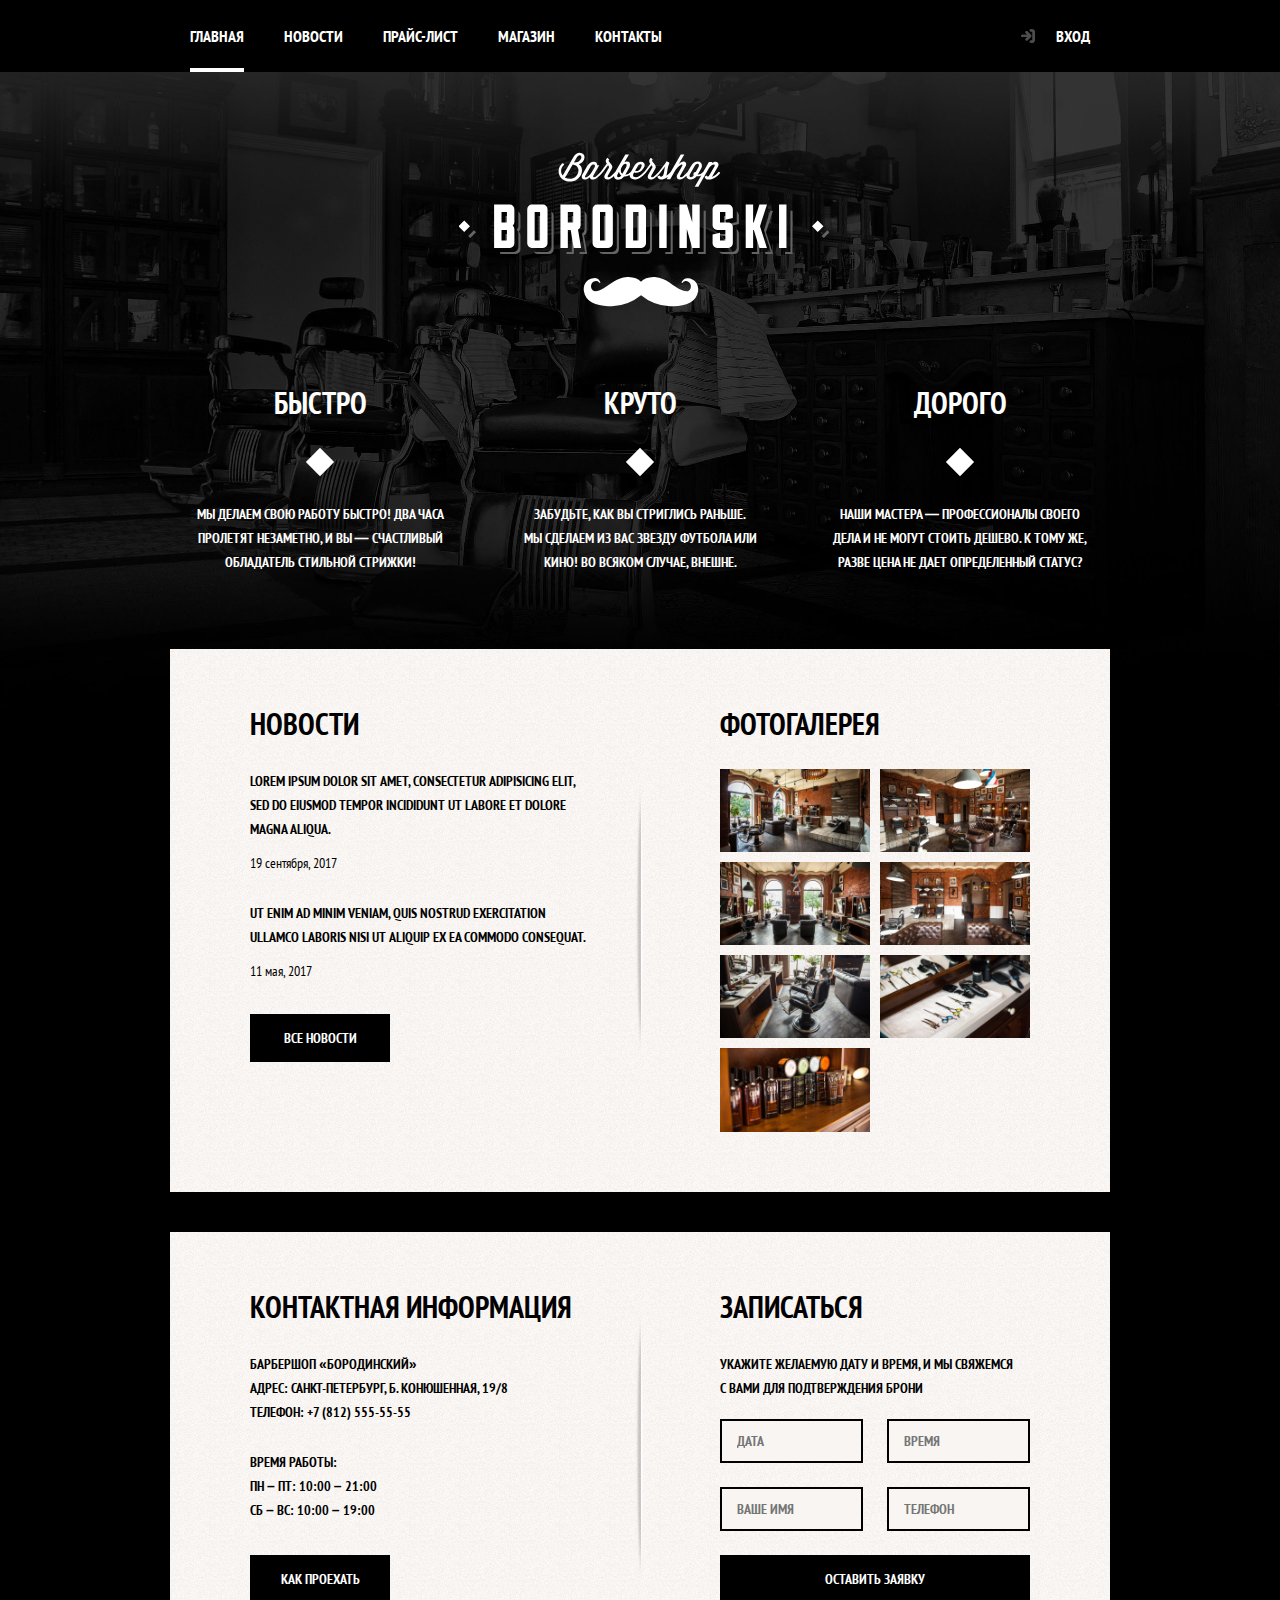
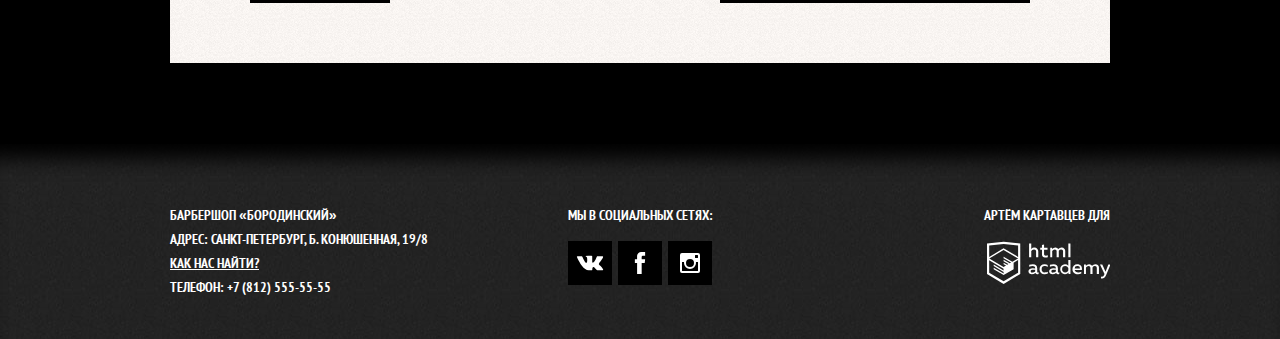
<file: index.html>
<!DOCTYPE html>
<html lang="ru">

<head>
  <meta charset="utf-8">
  <title>Главная &mdash; Барбершоп Бородинский</title>
  <link rel="stylesheet" href="css/style.css">
</head>

<body>

  <header class="page-header">
    <nav class="nav-bar  container">
      <ul class="main-nav">
        <li class="main-nav-item">
          <a class="current-page-link  main-nav-link">Главная</a>
        </li>
        <li class="main-nav-item">
          <a class="main-nav-link" href="news.html">Новости</a>
        </li>
        <li class="main-nav-item">
          <a class="main-nav-link" href="price.html">Прайс-лист</a>
        </li>
        <li class="main-nav-item">
          <a class="main-nav-link" href="shop.html">Магазин</a>
        </li>
        <li class="main-nav-item">
          <a class="main-nav-link" href="contacts.html">Контакты</a>
        </li>
      </ul>

      <ul class="user-menu">
        <li class="user-menu-item">
          <a class="login-btn  user-menu-link" href="login.html">Вход</a>
        </li>
      </ul>
    </nav>
  </header>

  <main class="index-main  page-main">
    <div class="container">

      <h1 class="visually-hidden">Барбершоп &laquo;Бородинский&raquo;</h1>
      <img class="index-logo" src="img/index-logo.svg" width="371" height="155" alt="Барбершоп Бородинский">

      <section class="index-features">
        <h2 class="visually-hidden">Наши преимущества</h2>
        <ul class="features-list">
          <li class="features-item">
            <h3 class="feautures-item-title">Быстро</h3>
            <p class="feautures-item-text">Мы&nbsp;делаем свою работу быстро! Два часа пролетят незаметно, и&nbsp;Вы&nbsp;&mdash; счастливый обладатель стильной стрижки!</p>
          </li>
          <li class="features-item">
            <h3 class="feautures-item-title">Круто</h3>
            <p class="feautures-item-text">Забудьте, как&nbsp;Вы стриглись раньше. Мы&nbsp;сделаем из&nbsp;Вас звезду футбола или кино! Во&nbsp;всяком случае, внешне.</p>
          </li>
          <li class="features-item">
            <h3 class="feautures-item-title">Дорого</h3>
            <p class="feautures-item-text">Наши мастера&nbsp;&mdash; профессионалы своего дела и&nbsp;не&nbsp;могут стоить дешево. К&nbsp;тому&nbsp;же, разве цена не&nbsp;дает определенный статус?</p>
          </li>
        </ul>
      </section>

      <div class="index-content-wrapper">

        <section class="index-news">
          <h2 class="main-title">Новости</h2>

          <ul class="index-news-list">
            <li class="index-news-item">
              <p class="index-news-text">Lorem ipsum dolor sit amet, consectetur adipisicing elit, sed do eiusmod tempor incididunt ut labore et dolore magna aliqua.</p>
              <time class="index-news-date" datetime="2017-09-19">19 сентября, 2017</time>
            </li>
            <li class="index-news-item">
              <p class="index-news-text">Ut enim ad minim veniam, quis nostrud exercitation ullamco laboris nisi ut aliquip ex ea commodo consequat.</p>
              <time class="index-news-date" datetime="2017-05-11">11 мая, 2017</time>
            </li>
          </ul>

          <a class="btn" href="news.html" title="Перейти на страницу новостей">Все новости</a>
        </section>

        <section class="index-gallery">
          <h2 class="main-title">Фотогалерея</h2>
          <div class="index-gallery-content">
            <a href="img/gallery-item-1.jpg" title="Открыть в полном размере" target="_blank">
              <img class="gallery-photo" src="img/gallery-item-1.jpg" width="286" height="164" alt="Фото интерьера 1">
            </a>
            <a href="img/gallery-item-2.jpg" title="Открыть в полном размере" target="_blank">
              <img class="gallery-photo" src="img/gallery-item-2.jpg" width="286" height="164" alt="Фото интерьера 2">
            </a>
            <a href="img/gallery-item-3.jpg" title="Открыть в полном размере" target="_blank">
              <img class="gallery-photo" src="img/gallery-item-3.jpg" width="286" height="164" alt="Фото интерьера 3">
            </a>
            <a href="img/gallery-item-4.jpg" title="Открыть в полном размере" target="_blank">
              <img class="gallery-photo" src="img/gallery-item-4.jpg" width="286" height="164" alt="Фото интерьера 4">
            </a>
            <a href="img/gallery-item-5.jpg" title="Открыть в полном размере" target="_blank">
              <img class="gallery-photo" src="img/gallery-item-5.jpg" width="286" height="164" alt="Фото интерьера 5">
            </a>
            <a href="img/gallery-item-6.jpg" title="Открыть в полном размере" target="_blank">
              <img class="gallery-photo" src="img/gallery-item-6.jpg" width="286" height="164" alt="Фото интерьера 6">
            </a>
            <a href="img/gallery-item-7.jpg" title="Открыть в полном размере" target="_blank">
              <img class="gallery-photo" src="img/gallery-item-7.jpg" width="286" height="164" alt="Фото интерьера 7">
            </a>
          </div>
        </section>

      </div>
      <div class="index-content-wrapper">

        <section class="index-contacts">
          <h2 class="main-title">Контактная информация</h2>
          <p class="index-contacts-item">
            Барбершоп &laquo;Бородинский&raquo;<br>
            Адрес: Санкт-Петербург, Б.&nbsp;Конюшенная, 19/8<br>
            Телефон: <a href="tel:+78125555555">+7 (812) 555-55-55</a>
          </p>
          <p class="index-contacts-item">
            Время работы:<br>
            Пн&nbsp;&ndash; Пт: 10:00&nbsp;&ndash; 21:00<br>
            Сб&nbsp;&ndash; Вс: 10:00&nbsp;&ndash; 19:00<br>
          </p>
          <a class="map-btn  btn" href="contacts.html#map" title="Открыть карту">Как проехать</a>
        </section>

        <section class="index-appointment">
          <h2 class="main-title">Записаться</h2>
          <p class="index-appointment-text">Укажите желаемую дату и&nbsp;время, и&nbsp;мы&nbsp;свяжемся с&nbsp;Вами для подтверждения брони</p>

          <form class="appointment-form" action="https://echo.htmlacademy.ru" method="post">
            <div class="form-field-group">
              <input id="appointment-date" class="appointment-form-field  form-field" type="text" name="appointment-date" placeholder="Дата">
              <label for="appointment-date" class="form-field-label  visually-hidden">Дата</label>
            </div>
            <div class="form-field-group">
              <input id="appointment-time" class="appointment-form-field  form-field" type="text" name="appointment-time" placeholder="Время">
              <label for="appointment-time" class="form-field-label  visually-hidden">Время</label>
            </div>
            <div class="form-field-group">
              <input id="appointment-name" class="appointment-form-field  form-field" type="text" name="appointment-name" placeholder="Ваше имя">
              <label for="appointment-name" class="form-field-label  visually-hidden">Ваше имя</label>
            </div>
            <div class="form-field-group">
              <input id="appointment-phone" class="appointment-form-field  form-field" type="tel" name="appointment-phone" placeholder="Телефон">
              <label for="appointment-phone" class="form-field-label  visually-hidden">Телефон</label>
            </div>
            <button class="appointment-form-btn  btn" type="submit">Оставить заявку</button>
          </form>
        </section>

      </div>

    </div>
  </main>

  <footer class="page-footer">
    <div class="footer-container  container">
      <p class="footer-contacts  footer-item">
        Барбершоп &laquo;Бородинский&raquo;<br>
        Адрес: Санкт-Петербург, Б.&nbsp;Конюшенная, 19/8<br>
        <a class="map-link" href="contacts.html#map" title="Открыть карту">Как нас найти?</a><br>
        Телефон: <a href="tel:+78125555555">+7 (812) 555-55-55</a>
      </p>

      <p class="footer-social  footer-item">
        <span class="footer-social-text">Мы в социальных сетях:</span>
        <a class="footer-social-btn" href="https://vk.com" target="_blank">
          <span class="visually-hidden">Вконтакте</span>
          <svg width="27" height="15" viewBox="0 0 26.14 14.91"><path d="M26 13.47l-.09-.17a13.55 13.55 0 0 0-2.6-3q-.87-.83-1.1-1.12A1 1 0 0 1 22 8a10.27 10.27 0 0 1 1.22-1.78l.88-1.16q2.35-3.13 2-4L26 .94a.8.8 0 0 0-.4-.22 2.14 2.14 0 0 0-.87 0h-3.92a.51.51 0 0 0-.27 0h-.3a.6.6 0 0 0-.15.14.93.93 0 0 0-.14.24 22.22 22.22 0 0 1-1.46 3.06q-.5.84-.93 1.46a7 7 0 0 1-.71.91 4.94 4.94 0 0 1-.52.47q-.23.18-.35.15l-.23-.05a.9.9 0 0 1-.31-.33 1.49 1.49 0 0 1-.16-.53V1.6a3.14 3.14 0 0 0 0-.62 2.12 2.12 0 0 0-.14-.44.73.73 0 0 0-.28-.33 1.57 1.57 0 0 0-.46-.18A9 9 0 0 0 12.57 0a8.93 8.93 0 0 0-3.25.33 1.83 1.83 0 0 0-.52.41q-.25.3-.07.33a1.67 1.67 0 0 1 1.16.59l.08.16a2.6 2.6 0 0 1 .19.63 6.32 6.32 0 0 1 .12 1 10.59 10.59 0 0 1 0 1.7q-.07.71-.13 1.1a2.21 2.21 0 0 1-.18.64 2.69 2.69 0 0 1-.16.3l-.07.07a1 1 0 0 1-.37.07.86.86 0 0 1-.46-.19 3.27 3.27 0 0 1-.56-.52 7 7 0 0 1-.66-.93q-.37-.6-.76-1.42l-.22-.39q-.2-.38-.56-1.11t-.62-1.43A.9.9 0 0 0 5.2.9h-.07a.93.93 0 0 0-.22-.16A1.44 1.44 0 0 0 4.6.65L.87.68A1 1 0 0 0 .1.94L0 1a.44.44 0 0 0 0 .22 1.08 1.08 0 0 0 .08.37Q.9 3.53 1.86 5.31t1.66 2.87Q4.23 9.27 5 10.24t1 1.24l.37.41.34.33a8.06 8.06 0 0 0 1 .78 16.34 16.34 0 0 0 1.4.9 7.6 7.6 0 0 0 1.79.72 6.19 6.19 0 0 0 2 .22h1.57a1.08 1.08 0 0 0 .72-.3l.05-.07a.9.9 0 0 0 .1-.25 1.38 1.38 0 0 0 0-.37 4.48 4.48 0 0 1 .09-1.05 2.77 2.77 0 0 1 .23-.71 1.74 1.74 0 0 1 .29-.4 1.19 1.19 0 0 1 .23-.2h.11a.86.86 0 0 1 .77.21 4.52 4.52 0 0 1 .83.79q.39.47.93 1.05a6.41 6.41 0 0 0 1 .87l.27.16a3.31 3.31 0 0 0 .71.3 1.53 1.53 0 0 0 .76.07l3.48-.05a1.58 1.58 0 0 0 .8-.17.68.68 0 0 0 .34-.37 1.06 1.06 0 0 0 0-.46 1.71 1.71 0 0 0-.1-.36z"/></svg>
        </a>
        <a class="footer-social-btn" href="https://facebook.com" target="_blank">
          <span class="visually-hidden">Фейсбук</span>
          <svg width="19" height="22" viewBox="0 0 10.15 21.74"><path d="M3.34 1.12A4.77 4.77 0 0 1 6.53 0h3.61v3.81H7.81a1.07 1.07 0 0 0-1.09.83v2.55h3.42c-.08 1.23-.24 2.45-.41 3.67h-3v10.87H2.21V10.86H0V7.21h2.19V3.66a3.83 3.83 0 0 1 1.15-2.54z"/></svg>
        </a>
        <a class="footer-social-btn" href="https://www.instagram.com" target="_blank">
          <span class="visually-hidden">Инстаграм</span>
          <svg width="20" height="20" viewBox="0 0 20 20"><path d="M18 0H2a2 2 0 0 0-2 2v16a2 2 0 0 0 2 2h16a2 2 0 0 0 2-2V2a2 2 0 0 0-2-2zm-8 6a4 4 0 1 1-4 4 4 4 0 0 1 4-4zM2.5 18a.47.47 0 0 1-.5-.5V9h2.1a3.4 3.4 0 0 0-.1 1 6 6 0 1 0 12 0 3.4 3.4 0 0 0-.1-1H18v8.5a.47.47 0 0 1-.5.5zM18 4.5a.47.47 0 0 1-.5.5h-2a.47.47 0 0 1-.5-.5v-2a.47.47 0 0 1 .5-.5h2a.47.47 0 0 1 .5.5z"/></svg>
        </a>
      </p>

      <p class="footer-copyright  footer-item">
        <span class="footer-copyright-text">
          <a href="https://github.com/arkartavtsev" title="Открыть GitHub" target="_blank">Артём Картавцев</a> для
        </span>
        <a href="https://htmlacademy.ru" title="Перейти на сайт HTML Academy" target="_blank">
          <span class="visually-hidden">HTML Academy</span>
          <img class="footer-copyright-logo" width="123" height="44" src="img/academy-logo.svg" alt="HTML Academy logo">
        </a>
      </p>
    </div>
  </footer>

</body>

</html>
</file>
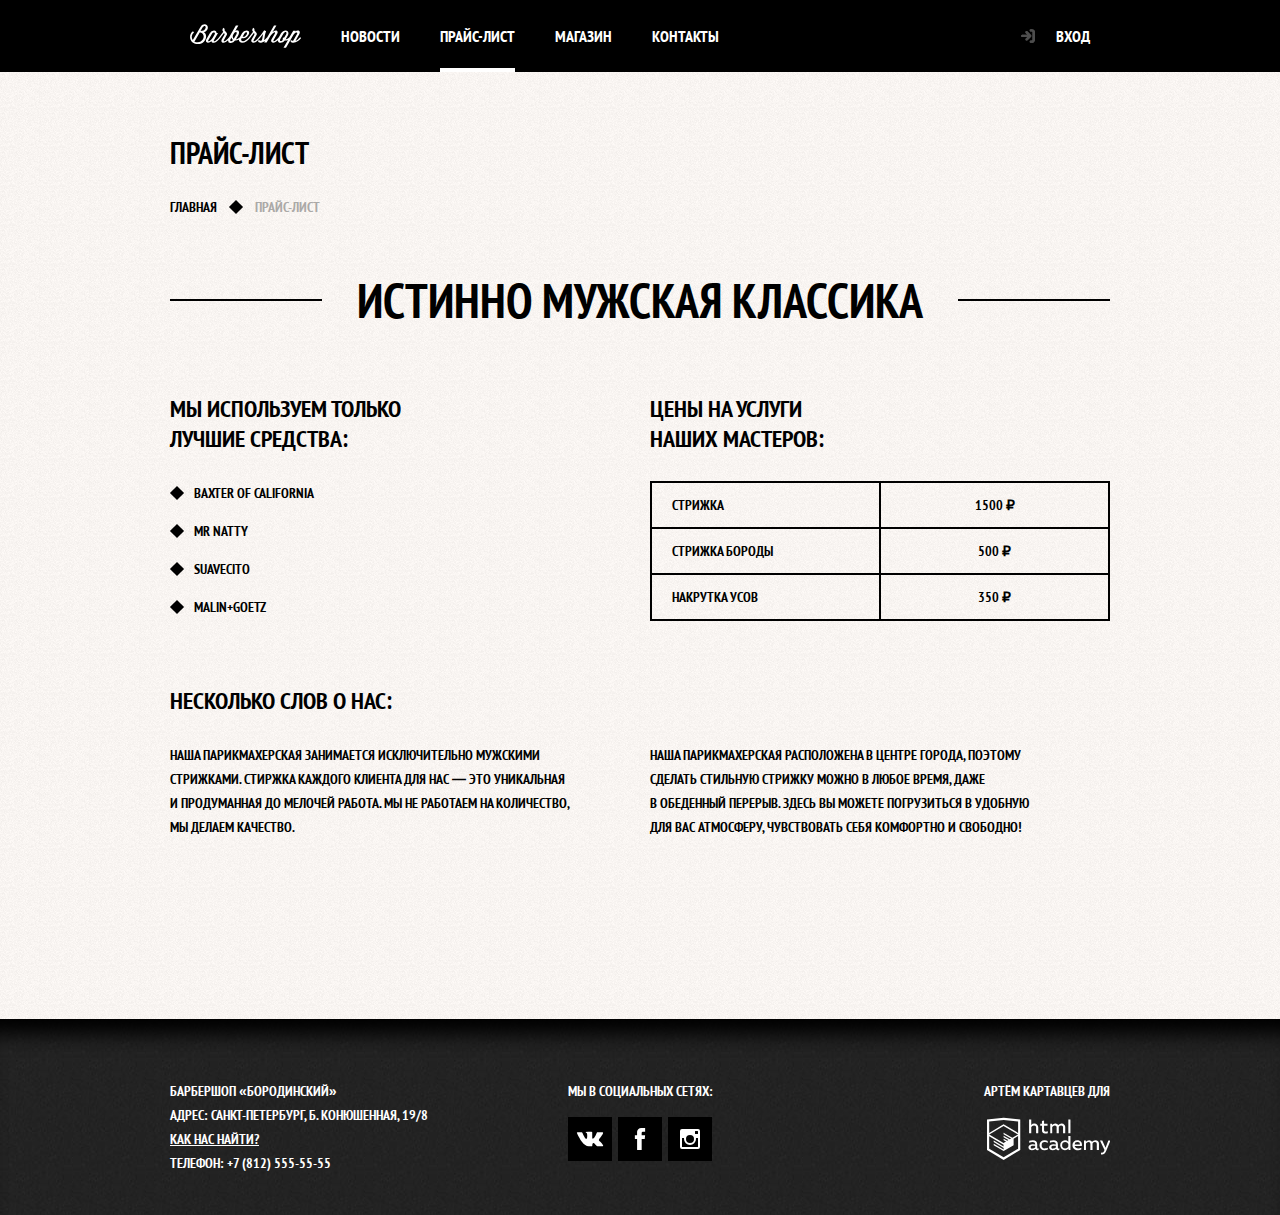
<file: price.html>
<!DOCTYPE html>
<html lang="ru">

<head>
  <meta charset="utf-8">
  <title>Прайс-лист &mdash; Барбершоп Бородинский</title>
  <link rel="stylesheet" href="css/style.css">
</head>

<body>

  <header class="page-header">
    <nav class="nav-bar  container">
      <a class="logo-link" href="index.html" title="Вернуться на главную">
        <img class="inner-logo" src="img/inner-logo.svg" width="111" height="24" alt="Барбершоп Бородинский">
      </a>

      <ul class="main-nav">
        <li class="main-nav-item">
          <a class="main-nav-link" href="news.html">Новости</a>
        </li>
        <li class="main-nav-item">
          <a class="current-page-link  main-nav-link">Прайс-лист</a>
        </li>
        <li class="main-nav-item">
          <a class="main-nav-link" href="shop.html">Магазин</a>
        </li>
        <li class="main-nav-item">
          <a class="main-nav-link" href="contacts.html">Контакты</a>
        </li>
      </ul>

      <ul class="user-menu">
        <li class="user-menu-item">
          <a class="login-btn  user-menu-link" href="login.html">Вход</a>
        </li>
      </ul>
    </nav>
  </header>

  <main class="inner-main  page-main">
    <div class="container">

      <h1 class="main-title">Прайс-лист</h1>
      <nav class="breadcrumps">
        <a class="breadcrumps-link" href="index.html">Главная</a>
        <span class="breadcrumps-separator"></span>
        <a class="breadcrumps-link-current">Прайс-лист</a>
      </nav>

      <div class="big-slogan-wrapper">
        <p class="big-slogan">Истинно мужская классика</p>
      </div>

      <div class="price-content  inner-content">
        <section class="price-tools  price-content-item">
          <h2>
            Мы&nbsp;используем только<br>
            лучшие средства:
          </h2>
          <ul>
            <li>Baxter Of&nbsp;California</li>
            <li>Mr&nbsp;Natty</li>
            <li>Suavecito</li>
            <li>Malin+Goetz</li>
          </ul>
        </section>

        <section class="price-service-list  price-content-item">
          <h2>
            Цены на&nbsp;услуги<br>
            наших мастеров:
          </h2>
          <table>
            <tr>
              <td>Стрижка</td>
              <td>1500 &#8381;</td>
            </tr>
            <tr>
              <td>Стрижка бороды</td>
              <td>500 &#8381;</td>
            </tr>
            <tr>
              <td>Накрутка усов</td>
              <td>350 &#8381;</td>
            </tr>
          </table>
        </section>

        <section class="price-ubout-us  price-content-item">
          <h2>Несколько слов о&nbsp;нас:</h2>
          <p>Наша парикмахерская занимается исключительно мужскими стрижками. Стиржка каждого клиента для нас&nbsp;&mdash; это уникальная и&nbsp;продуманная до&nbsp;мелочей работа. Мы&nbsp;не&nbsp;работаем на&nbsp;количество, мы&nbsp;делаем качество.</p>
          <p>Наша парикмахерская расположена в&nbsp;центре города, поэтому сделать стильную стрижку можно в&nbsp;любое время, даже в&nbsp;обеденный перерыв. Здесь вы&nbsp;можете погрузиться в&nbsp;удобную для Вас атмосферу, чувствовать себя комфортно и&nbsp;свободно!</p>
        </section>
      </div>

    </div>
  </main>

  <footer class="page-footer">
    <div class="footer-container  container">
      <p class="footer-contacts  footer-item">
        Барбершоп &laquo;Бородинский&raquo;<br>
        Адрес: Санкт-Петербург, Б.&nbsp;Конюшенная, 19/8<br>
        <a class="map-link" href="contacts.html#map" title="Открыть карту">Как нас найти?</a><br>
        Телефон: <a href="tel:+78125555555">+7 (812) 555-55-55</a>
      </p>

      <p class="footer-social  footer-item">
        <span class="footer-social-text">Мы в социальных сетях:</span>
        <a class="footer-social-btn" href="https://vk.com" target="_blank">
          <span class="visually-hidden">Вконтакте</span>
          <svg width="27" height="15" viewBox="0 0 26.14 14.91"><path d="M26 13.47l-.09-.17a13.55 13.55 0 0 0-2.6-3q-.87-.83-1.1-1.12A1 1 0 0 1 22 8a10.27 10.27 0 0 1 1.22-1.78l.88-1.16q2.35-3.13 2-4L26 .94a.8.8 0 0 0-.4-.22 2.14 2.14 0 0 0-.87 0h-3.92a.51.51 0 0 0-.27 0h-.3a.6.6 0 0 0-.15.14.93.93 0 0 0-.14.24 22.22 22.22 0 0 1-1.46 3.06q-.5.84-.93 1.46a7 7 0 0 1-.71.91 4.94 4.94 0 0 1-.52.47q-.23.18-.35.15l-.23-.05a.9.9 0 0 1-.31-.33 1.49 1.49 0 0 1-.16-.53V1.6a3.14 3.14 0 0 0 0-.62 2.12 2.12 0 0 0-.14-.44.73.73 0 0 0-.28-.33 1.57 1.57 0 0 0-.46-.18A9 9 0 0 0 12.57 0a8.93 8.93 0 0 0-3.25.33 1.83 1.83 0 0 0-.52.41q-.25.3-.07.33a1.67 1.67 0 0 1 1.16.59l.08.16a2.6 2.6 0 0 1 .19.63 6.32 6.32 0 0 1 .12 1 10.59 10.59 0 0 1 0 1.7q-.07.71-.13 1.1a2.21 2.21 0 0 1-.18.64 2.69 2.69 0 0 1-.16.3l-.07.07a1 1 0 0 1-.37.07.86.86 0 0 1-.46-.19 3.27 3.27 0 0 1-.56-.52 7 7 0 0 1-.66-.93q-.37-.6-.76-1.42l-.22-.39q-.2-.38-.56-1.11t-.62-1.43A.9.9 0 0 0 5.2.9h-.07a.93.93 0 0 0-.22-.16A1.44 1.44 0 0 0 4.6.65L.87.68A1 1 0 0 0 .1.94L0 1a.44.44 0 0 0 0 .22 1.08 1.08 0 0 0 .08.37Q.9 3.53 1.86 5.31t1.66 2.87Q4.23 9.27 5 10.24t1 1.24l.37.41.34.33a8.06 8.06 0 0 0 1 .78 16.34 16.34 0 0 0 1.4.9 7.6 7.6 0 0 0 1.79.72 6.19 6.19 0 0 0 2 .22h1.57a1.08 1.08 0 0 0 .72-.3l.05-.07a.9.9 0 0 0 .1-.25 1.38 1.38 0 0 0 0-.37 4.48 4.48 0 0 1 .09-1.05 2.77 2.77 0 0 1 .23-.71 1.74 1.74 0 0 1 .29-.4 1.19 1.19 0 0 1 .23-.2h.11a.86.86 0 0 1 .77.21 4.52 4.52 0 0 1 .83.79q.39.47.93 1.05a6.41 6.41 0 0 0 1 .87l.27.16a3.31 3.31 0 0 0 .71.3 1.53 1.53 0 0 0 .76.07l3.48-.05a1.58 1.58 0 0 0 .8-.17.68.68 0 0 0 .34-.37 1.06 1.06 0 0 0 0-.46 1.71 1.71 0 0 0-.1-.36z"/></svg>
        </a>
        <a class="footer-social-btn" href="https://facebook.com" target="_blank">
          <span class="visually-hidden">Фейсбук</span>
          <svg width="19" height="22" viewBox="0 0 10.15 21.74"><path d="M3.34 1.12A4.77 4.77 0 0 1 6.53 0h3.61v3.81H7.81a1.07 1.07 0 0 0-1.09.83v2.55h3.42c-.08 1.23-.24 2.45-.41 3.67h-3v10.87H2.21V10.86H0V7.21h2.19V3.66a3.83 3.83 0 0 1 1.15-2.54z"/></svg>
        </a>
        <a class="footer-social-btn" href="https://www.instagram.com" target="_blank">
          <span class="visually-hidden">Инстаграм</span>
          <svg width="20" height="20" viewBox="0 0 20 20"><path d="M18 0H2a2 2 0 0 0-2 2v16a2 2 0 0 0 2 2h16a2 2 0 0 0 2-2V2a2 2 0 0 0-2-2zm-8 6a4 4 0 1 1-4 4 4 4 0 0 1 4-4zM2.5 18a.47.47 0 0 1-.5-.5V9h2.1a3.4 3.4 0 0 0-.1 1 6 6 0 1 0 12 0 3.4 3.4 0 0 0-.1-1H18v8.5a.47.47 0 0 1-.5.5zM18 4.5a.47.47 0 0 1-.5.5h-2a.47.47 0 0 1-.5-.5v-2a.47.47 0 0 1 .5-.5h2a.47.47 0 0 1 .5.5z"/></svg>
        </a>
      </p>

      <p class="footer-copyright  footer-item">
        <span class="footer-copyright-text">
          <a href="https://github.com/arkartavtsev" title="Открыть GitHub" target="_blank">Артём Картавцев</a> для
        </span>
        <a href="https://htmlacademy.ru" title="Перейти на сайт HTML Academy" target="_blank">
          <span class="visually-hidden">HTML Academy</span>
          <img class="footer-copyright-logo" width="123" height="44" src="img/academy-logo.svg" alt="HTML Academy logo">
        </a>
      </p>
    </div>
  </footer>

</body>

</html>
</file>
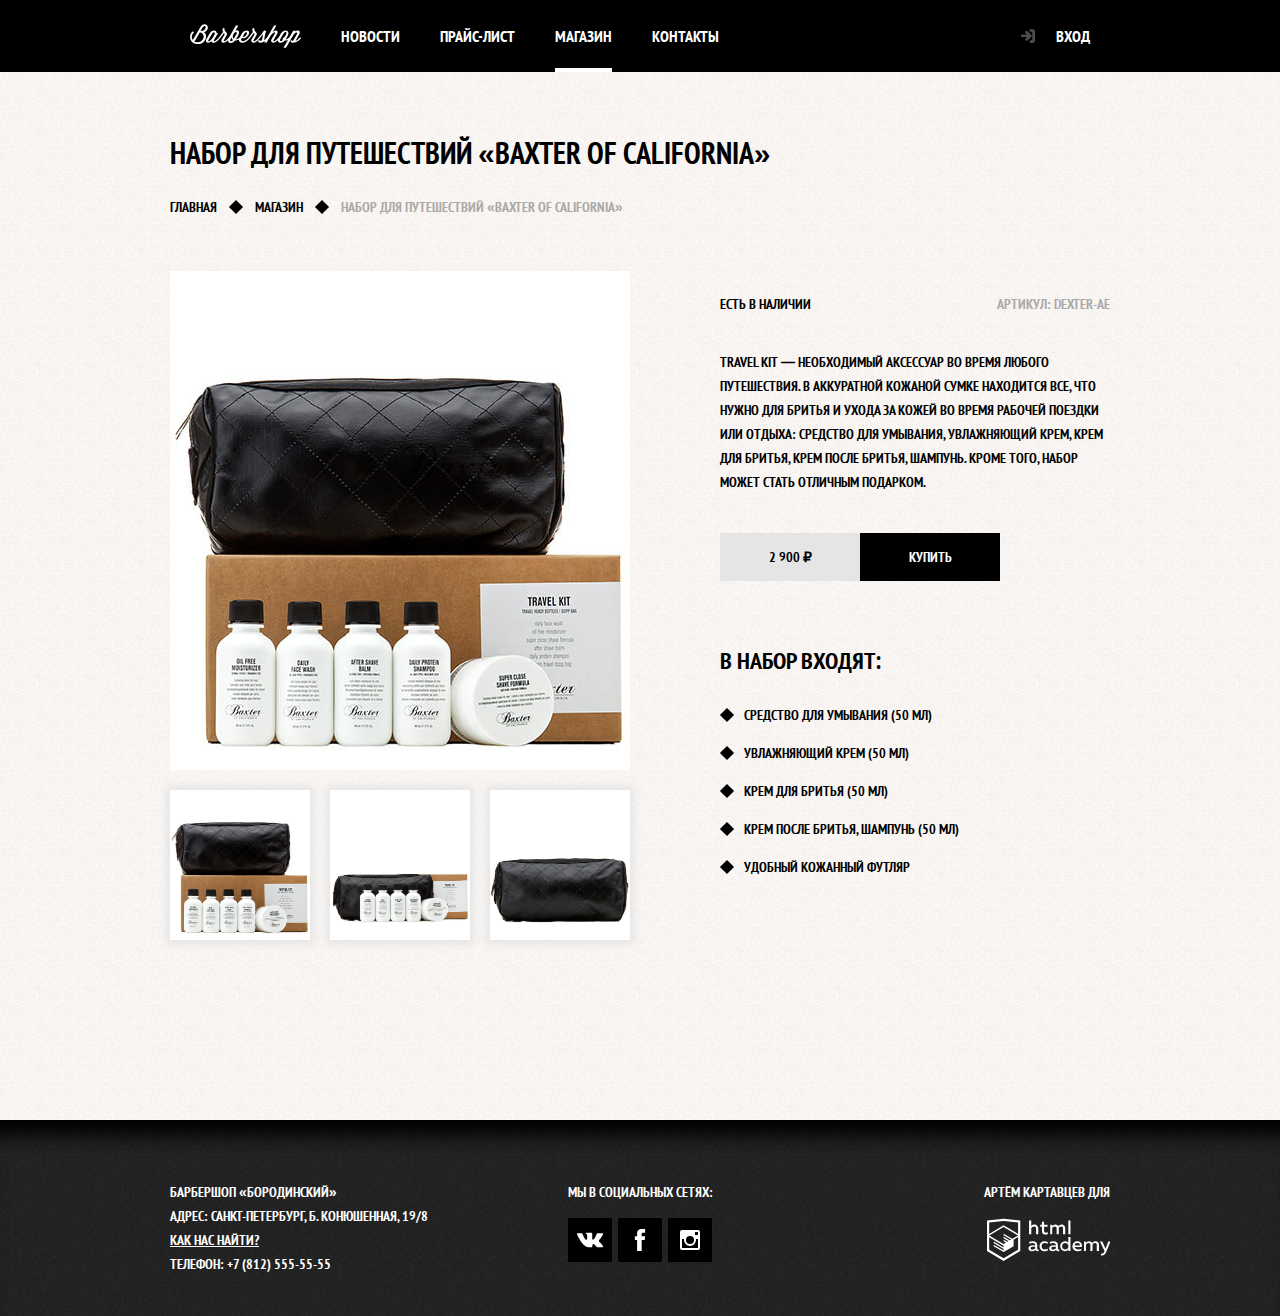
<file: shop-item.html>
<!DOCTYPE html>
<html lang="ru">

<head>
  <meta charset="utf-8">
  <title>Baxter of California &mdash; Магазин &mdash; Барбершоп Бородинский</title>
  <link rel="stylesheet" href="css/style.css">
</head>

<body>

  <header class="page-header">
    <nav class="nav-bar  container">
      <a class="logo-link" href="index.html" title="Вернуться на главную">
        <img class="inner-logo" src="img/inner-logo.svg" width="111" height="24" alt="Барбершоп Бородинский">
      </a>

      <ul class="main-nav">
        <li class="main-nav-item">
          <a class="main-nav-link" href="news.html">Новости</a>
        </li>
        <li class="main-nav-item">
          <a class="main-nav-link" href="price.html">Прайс-лист</a>
        </li>
        <li class="main-nav-item">
          <a class="current-page-link  main-nav-link" href="shop.html">Магазин</a>
        </li>
        <li class="main-nav-item">
          <a class="main-nav-link" href="contacts.html">Контакты</a>
        </li>
      </ul>

      <ul class="user-menu">
        <li class="user-menu-item">
          <a class="login-btn  user-menu-link" href="login.html">Вход</a>
        </li>
      </ul>
    </nav>
  </header>

  <main class="inner-main  page-main">
    <div class="shop-container  container">

      <h1 class="main-title">Набор для путешествий &laquo;Baxter of&nbsp;California&raquo;</h1>
      <nav class="breadcrumps">
        <a class="breadcrumps-link" href="index.html">Главная</a>
        <span class="breadcrumps-separator"></span>
        <a class="breadcrumps-link" href="shop.html">Магазин</a>
        <span class="breadcrumps-separator"></span>
        <a class="breadcrumps-link-current">Набор для путешествий &laquo;Baxter of&nbsp;California&raquo;</a>
      </nav>

      <section class="product-gallery">
        <h2 class="visually-hidden">Фотографии товара:</h2>
        <img class="product-primary-photo" src="img/shop-item-1-1.jpg" width="460" height="499" alt="Baxter of California photo 1">
        <img class="product-photo" src="img/shop-item-1-1.jpg" width="140" height="150" alt="Baxter of California photo 1">
        <img class="product-photo" src="img/shop-item-1-2.jpg" width="140" height="150" alt="Baxter of California photo 2">
        <img class="product-photo" src="img/shop-item-1-3.jpg" width="140" height="150" alt="Baxter of California photo 3">
      </section>

      <section class="product-description">
        <h2 class="visually-hidden">Описание товара:</h2>

        <div class="product-description-header">
          <p class="product-availability">Есть в&nbsp;наличии</p>
          <p class="product-id">Артикул: DEXTER-AE</p>
        </div>

        <div class="product-description-text">
          <p>Travel Kit&nbsp;&mdash; необходимый аксессуар во&nbsp;время любого путешествия. В&nbsp;аккуратной кожаной сумке находится все, что нужно для бритья и&nbsp;ухода за&nbsp;кожей во&nbsp;время рабочей поездки или отдыха: средство для умывания, увлажняющий крем, крем для бритья, крем после бритья, шампунь. Кроме того, набор может стать отличным подарком.</p>
        </div>

        <p class="product-price">
          <span class="price-value">2 900 &#8381;</span>
          <a class="shop-btn  btn" href="#">Купить</a>
        </p>

        <h2 class="inner-content-title">В&nbsp;набор входят:</h2>
        <ul class="custom-list">
          <li class="custom-list-item">Средство для умывания (50&nbsp;мл)</li>
          <li class="custom-list-item">Увлажняющий крем (50&nbsp;мл)</li>
          <li class="custom-list-item">Крем для бритья (50&nbsp;мл)</li>
          <li class="custom-list-item">Крем после бритья, шампунь (50&nbsp;мл)</li>
          <li class="custom-list-item">Удобный кожанный футляр</li>
        </ul>
      </section>

    </div>
  </main>

  <footer class="page-footer">
    <div class="footer-container  container">
      <p class="footer-contacts  footer-item">
        Барбершоп &laquo;Бородинский&raquo;<br>
        Адрес: Санкт-Петербург, Б.&nbsp;Конюшенная, 19/8<br>
        <a class="map-link" href="contacts.html#map" title="Открыть карту">Как нас найти?</a><br>
        Телефон: <a href="tel:+78125555555">+7 (812) 555-55-55</a>
      </p>

      <p class="footer-social  footer-item">
        <span class="footer-social-text">Мы в социальных сетях:</span>
        <a class="footer-social-btn" href="https://vk.com" target="_blank">
          <span class="visually-hidden">Вконтакте</span>
          <svg width="27" height="15" viewBox="0 0 26.14 14.91"><path d="M26 13.47l-.09-.17a13.55 13.55 0 0 0-2.6-3q-.87-.83-1.1-1.12A1 1 0 0 1 22 8a10.27 10.27 0 0 1 1.22-1.78l.88-1.16q2.35-3.13 2-4L26 .94a.8.8 0 0 0-.4-.22 2.14 2.14 0 0 0-.87 0h-3.92a.51.51 0 0 0-.27 0h-.3a.6.6 0 0 0-.15.14.93.93 0 0 0-.14.24 22.22 22.22 0 0 1-1.46 3.06q-.5.84-.93 1.46a7 7 0 0 1-.71.91 4.94 4.94 0 0 1-.52.47q-.23.18-.35.15l-.23-.05a.9.9 0 0 1-.31-.33 1.49 1.49 0 0 1-.16-.53V1.6a3.14 3.14 0 0 0 0-.62 2.12 2.12 0 0 0-.14-.44.73.73 0 0 0-.28-.33 1.57 1.57 0 0 0-.46-.18A9 9 0 0 0 12.57 0a8.93 8.93 0 0 0-3.25.33 1.83 1.83 0 0 0-.52.41q-.25.3-.07.33a1.67 1.67 0 0 1 1.16.59l.08.16a2.6 2.6 0 0 1 .19.63 6.32 6.32 0 0 1 .12 1 10.59 10.59 0 0 1 0 1.7q-.07.71-.13 1.1a2.21 2.21 0 0 1-.18.64 2.69 2.69 0 0 1-.16.3l-.07.07a1 1 0 0 1-.37.07.86.86 0 0 1-.46-.19 3.27 3.27 0 0 1-.56-.52 7 7 0 0 1-.66-.93q-.37-.6-.76-1.42l-.22-.39q-.2-.38-.56-1.11t-.62-1.43A.9.9 0 0 0 5.2.9h-.07a.93.93 0 0 0-.22-.16A1.44 1.44 0 0 0 4.6.65L.87.68A1 1 0 0 0 .1.94L0 1a.44.44 0 0 0 0 .22 1.08 1.08 0 0 0 .08.37Q.9 3.53 1.86 5.31t1.66 2.87Q4.23 9.27 5 10.24t1 1.24l.37.41.34.33a8.06 8.06 0 0 0 1 .78 16.34 16.34 0 0 0 1.4.9 7.6 7.6 0 0 0 1.79.72 6.19 6.19 0 0 0 2 .22h1.57a1.08 1.08 0 0 0 .72-.3l.05-.07a.9.9 0 0 0 .1-.25 1.38 1.38 0 0 0 0-.37 4.48 4.48 0 0 1 .09-1.05 2.77 2.77 0 0 1 .23-.71 1.74 1.74 0 0 1 .29-.4 1.19 1.19 0 0 1 .23-.2h.11a.86.86 0 0 1 .77.21 4.52 4.52 0 0 1 .83.79q.39.47.93 1.05a6.41 6.41 0 0 0 1 .87l.27.16a3.31 3.31 0 0 0 .71.3 1.53 1.53 0 0 0 .76.07l3.48-.05a1.58 1.58 0 0 0 .8-.17.68.68 0 0 0 .34-.37 1.06 1.06 0 0 0 0-.46 1.71 1.71 0 0 0-.1-.36z"/></svg>
        </a>
        <a class="footer-social-btn" href="https://facebook.com" target="_blank">
          <span class="visually-hidden">Фейсбук</span>
          <svg width="19" height="22" viewBox="0 0 10.15 21.74"><path d="M3.34 1.12A4.77 4.77 0 0 1 6.53 0h3.61v3.81H7.81a1.07 1.07 0 0 0-1.09.83v2.55h3.42c-.08 1.23-.24 2.45-.41 3.67h-3v10.87H2.21V10.86H0V7.21h2.19V3.66a3.83 3.83 0 0 1 1.15-2.54z"/></svg>
        </a>
        <a class="footer-social-btn" href="https://www.instagram.com" target="_blank">
          <span class="visually-hidden">Инстаграм</span>
          <svg width="20" height="20" viewBox="0 0 20 20"><path d="M18 0H2a2 2 0 0 0-2 2v16a2 2 0 0 0 2 2h16a2 2 0 0 0 2-2V2a2 2 0 0 0-2-2zm-8 6a4 4 0 1 1-4 4 4 4 0 0 1 4-4zM2.5 18a.47.47 0 0 1-.5-.5V9h2.1a3.4 3.4 0 0 0-.1 1 6 6 0 1 0 12 0 3.4 3.4 0 0 0-.1-1H18v8.5a.47.47 0 0 1-.5.5zM18 4.5a.47.47 0 0 1-.5.5h-2a.47.47 0 0 1-.5-.5v-2a.47.47 0 0 1 .5-.5h2a.47.47 0 0 1 .5.5z"/></svg>
        </a>
      </p>

      <p class="footer-copyright  footer-item">
        <span class="footer-copyright-text">
          <a href="https://github.com/arkartavtsev" title="Открыть GitHub" target="_blank">Артём Картавцев</a> для
        </span>
        <a href="https://htmlacademy.ru" title="Перейти на сайт HTML Academy" target="_blank">
          <span class="visually-hidden">HTML Academy</span>
          <img class="footer-copyright-logo" width="123" height="44" src="img/academy-logo.svg" alt="HTML Academy logo">
        </a>
      </p>
    </div>
  </footer>

</body>

</html>
</file>
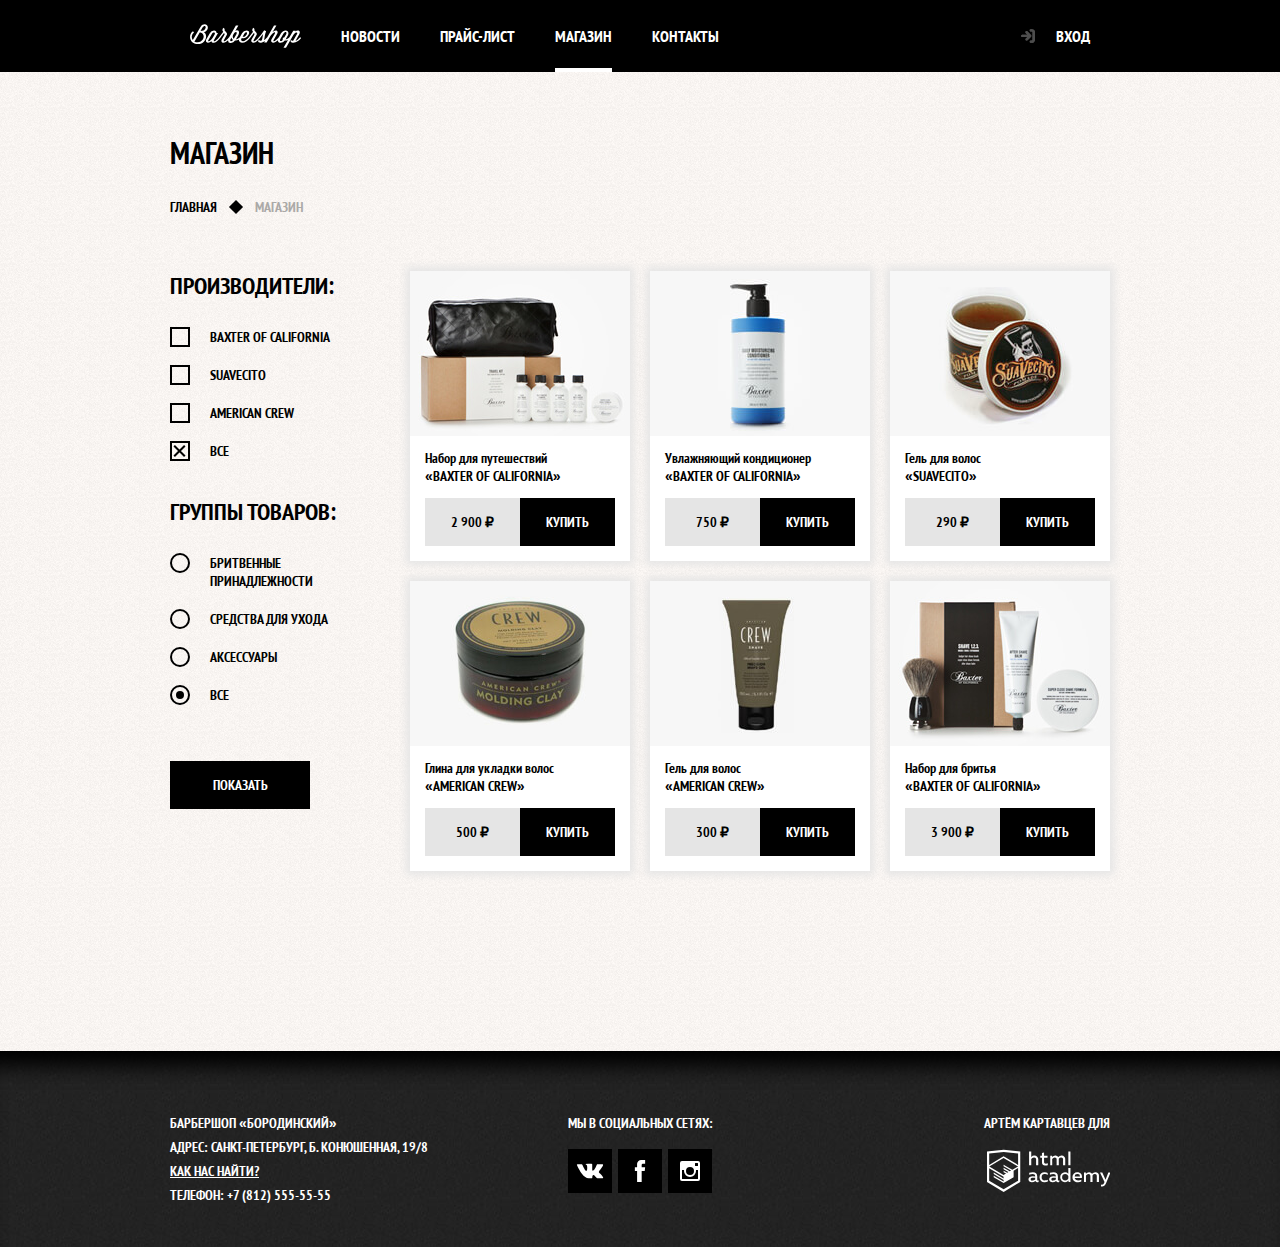
<file: shop.html>
<!DOCTYPE html>
<html lang="ru">

<head>
  <meta charset="utf-8">
  <title>Магазин &mdash; Барбершоп Бородинский</title>
  <link rel="stylesheet" href="css/style.css">
</head>

<body>

  <header class="page-header">
    <nav class="nav-bar  container">
      <a class="logo-link" href="index.html" title="Вернуться на главную">
        <img class="inner-logo" src="img/inner-logo.svg" width="111" height="24" alt="Барбершоп Бородинский">
      </a>

      <ul class="main-nav">
        <li class="main-nav-item">
          <a class="main-nav-link" href="news.html">Новости</a>
        </li>
        <li class="main-nav-item">
          <a class="main-nav-link" href="price.html">Прайс-лист</a>
        </li>
        <li class="main-nav-item">
          <a class="current-page-link  main-nav-link">Магазин</a>
        </li>
        <li class="main-nav-item">
          <a class="main-nav-link" href="contacts.html">Контакты</a>
        </li>
      </ul>

      <ul class="user-menu">
        <li class="user-menu-item">
          <a class="login-btn  user-menu-link" href="login.html">Вход</a>
        </li>
      </ul>
    </nav>
  </header>

  <main class="inner-main  page-main">
    <div class="shop-container  container">

      <h1 class="main-title">Магазин</h1>
      <nav class="breadcrumps">
        <a class="breadcrumps-link" href="index.html">Главная</a>
        <span class="breadcrumps-separator"></span>
        <a class="breadcrumps-link-current">Магазин</a>
      </nav>

      <form class="goods-filter" action="https://echo.htmlacademy.ru" method="get">
        <h2 class="visually-hidden">Фильтровать по:</h2>

        <fieldset class="goods-filter-group">
          <legend class="inner-content-title">Производители:</legend>
          <label class="checkbox-field">
            <input class="visually-hidden" type="checkbox" name="vendor-baxter">
            <span class="custom-checkbox"></span>
            Baxter of&nbsp;California
          </label>
          <label class="checkbox-field">
            <input class="visually-hidden" type="checkbox" name="vendor-suavecito">
            <span class="custom-checkbox"></span>
            Suavecito
          </label>
          <label class="checkbox-field">
            <input class="visually-hidden" type="checkbox" name="vendor-american-crew">
            <span class="custom-checkbox"></span>
            American Crew
          </label>
          <label class="checkbox-field">
            <input class="visually-hidden" type="checkbox" name="vendor-all" checked>
            <span class="custom-checkbox"></span>
            Все
          </label>
        </fieldset>

        <fieldset class="goods-filter-group">
          <legend class="inner-content-title">Группы товаров:</legend>
          <label class="radiobtn-field">
            <input class="visually-hidden" type="radio" name="goods-type" value="shave-tools">
            <span class="custom-radiobtn"></span>
            Бритвенные принадлежности
          </label>
          <label class="radiobtn-field">
            <input class="visually-hidden" type="radio" name="goods-type" value="care-tools">
            <span class="custom-radiobtn"></span>
            Средства для ухода
          </label>
          <label class="radiobtn-field">
            <input class="visually-hidden" type="radio" name="goods-type" value="accessories">
            <span class="custom-radiobtn"></span>
            Аксессуары
          </label>
          <label class="radiobtn-field">
            <input class="visually-hidden" type="radio" name="goods-type" value="all" checked>
            <span class="custom-radiobtn"></span>
            Все
          </label>
        </fieldset>

        <button class="goods-filter-btn  btn" type="submit">Показать</button>
      </form>

      <h2 class="visually-hidden">Список товаров:</h2>
      <ul class="goods-list">
        <li class="goods-item">
          <a class="goods-item-link" href="shop-item.html" title="Перейти на страницу товара">
            <h3 class="goods-item-title">
              <span class="goods-item-name">Набор для путешествий</span>
              «Baxter of California»
            </h3>
            <img class="goods-item-photo" src="img/shop-item-1.jpg" width="220" height="165" alt="Набор для путешествий «Baxter of California»">
          </a>
          <div class="goods-item-price">
            <span class="price-value">2 900 &#8381;</span>
            <a class="shop-btn  btn" href="#">Купить</a>
          </div>
        </li>

        <li class="goods-item">
          <a class="goods-item-link" href="#">
            <h3 class="goods-item-title">
              <span class="goods-item-name">Увлажняющий кондиционер</span>
              «Baxter of California»
            </h3>
            <img class="goods-item-photo" src="img/shop-item-2.jpg" width="220" height="165" alt="Увлажняющий кондиционер «Baxter of California»">
          </a>
          <div class="goods-item-price">
            <span class="price-value">750 &#8381;</span>
            <a class="shop-btn  btn" href="#">Купить</a>
          </div>
        </li>

        <li class="goods-item">
          <a class="goods-item-link" href="#">
            <h3 class="goods-item-title">
              <span class="goods-item-name">Гель для волос</span>
              «Suavecito»
            </h3>
            <img class="goods-item-photo" src="img/shop-item-3.jpg" width="220" height="165" alt="Гель для волос «Suavecito»">
          </a>
          <div class="goods-item-price">
            <span class="price-value">290 &#8381;</span>
            <a class="shop-btn  btn" href="#">Купить</a>
          </div>
        </li>

        <li class="goods-item">
          <a class="goods-item-link" href="#">
            <h3 class="goods-item-title">
              <span class="goods-item-name">Глина для укладки волос</span>
              «American Crew»
            </h3>
            <img class="goods-item-photo" src="img/shop-item-4.jpg" width="220" height="165" alt="Глина для укладки волос «American Crew»">
          </a>
          <div class="goods-item-price">
            <span class="price-value">500 &#8381;</span>
            <a class="shop-btn  btn" href="#">Купить</a>
          </div>
        </li>

        <li class="goods-item">
          <a class="goods-item-link" href="#">
            <h3 class="goods-item-title">
              <span class="goods-item-name">Гель для волос</span>
              «American Crew»
            </h3>
            <img class="goods-item-photo" src="img/shop-item-5.jpg" width="220" height="165" alt="Гель для волос «American Crew»">
          </a>
          <div class="goods-item-price">
            <span class="price-value">300 &#8381;</span>
            <a class="shop-btn  btn" href="#">Купить</a>
          </div>
        </li>

        <li class="goods-item">
          <a class="goods-item-link" href="#">
            <h3 class="goods-item-title">
              <span class="goods-item-name">Набор для бритья</span>
              «Baxter of California»
            </h3>
            <img class="goods-item-photo" src="img/shop-item-6.jpg" width="220" height="165" alt="Набор для бритья «Baxter of California»">
          </a>
          <div class="goods-item-price">
            <span class="price-value">3 900 &#8381;</span>
            <a class="shop-btn  btn" href="#">Купить</a>
          </div>
        </li>
      </ul>

    </div>
  </main>

  <footer class="page-footer">
    <div class="footer-container  container">
      <p class="footer-contacts  footer-item">
        Барбершоп &laquo;Бородинский&raquo;<br>
        Адрес: Санкт-Петербург, Б.&nbsp;Конюшенная, 19/8<br>
        <a class="map-link" href="contacts.html#map" title="Открыть карту">Как нас найти?</a><br>
        Телефон: <a href="tel:+78125555555">+7 (812) 555-55-55</a>
      </p>

      <p class="footer-social  footer-item">
        <span class="footer-social-text">Мы в социальных сетях:</span>
        <a class="footer-social-btn" href="https://vk.com" target="_blank">
          <span class="visually-hidden">Вконтакте</span>
          <svg width="27" height="15" viewBox="0 0 26.14 14.91"><path d="M26 13.47l-.09-.17a13.55 13.55 0 0 0-2.6-3q-.87-.83-1.1-1.12A1 1 0 0 1 22 8a10.27 10.27 0 0 1 1.22-1.78l.88-1.16q2.35-3.13 2-4L26 .94a.8.8 0 0 0-.4-.22 2.14 2.14 0 0 0-.87 0h-3.92a.51.51 0 0 0-.27 0h-.3a.6.6 0 0 0-.15.14.93.93 0 0 0-.14.24 22.22 22.22 0 0 1-1.46 3.06q-.5.84-.93 1.46a7 7 0 0 1-.71.91 4.94 4.94 0 0 1-.52.47q-.23.18-.35.15l-.23-.05a.9.9 0 0 1-.31-.33 1.49 1.49 0 0 1-.16-.53V1.6a3.14 3.14 0 0 0 0-.62 2.12 2.12 0 0 0-.14-.44.73.73 0 0 0-.28-.33 1.57 1.57 0 0 0-.46-.18A9 9 0 0 0 12.57 0a8.93 8.93 0 0 0-3.25.33 1.83 1.83 0 0 0-.52.41q-.25.3-.07.33a1.67 1.67 0 0 1 1.16.59l.08.16a2.6 2.6 0 0 1 .19.63 6.32 6.32 0 0 1 .12 1 10.59 10.59 0 0 1 0 1.7q-.07.71-.13 1.1a2.21 2.21 0 0 1-.18.64 2.69 2.69 0 0 1-.16.3l-.07.07a1 1 0 0 1-.37.07.86.86 0 0 1-.46-.19 3.27 3.27 0 0 1-.56-.52 7 7 0 0 1-.66-.93q-.37-.6-.76-1.42l-.22-.39q-.2-.38-.56-1.11t-.62-1.43A.9.9 0 0 0 5.2.9h-.07a.93.93 0 0 0-.22-.16A1.44 1.44 0 0 0 4.6.65L.87.68A1 1 0 0 0 .1.94L0 1a.44.44 0 0 0 0 .22 1.08 1.08 0 0 0 .08.37Q.9 3.53 1.86 5.31t1.66 2.87Q4.23 9.27 5 10.24t1 1.24l.37.41.34.33a8.06 8.06 0 0 0 1 .78 16.34 16.34 0 0 0 1.4.9 7.6 7.6 0 0 0 1.79.72 6.19 6.19 0 0 0 2 .22h1.57a1.08 1.08 0 0 0 .72-.3l.05-.07a.9.9 0 0 0 .1-.25 1.38 1.38 0 0 0 0-.37 4.48 4.48 0 0 1 .09-1.05 2.77 2.77 0 0 1 .23-.71 1.74 1.74 0 0 1 .29-.4 1.19 1.19 0 0 1 .23-.2h.11a.86.86 0 0 1 .77.21 4.52 4.52 0 0 1 .83.79q.39.47.93 1.05a6.41 6.41 0 0 0 1 .87l.27.16a3.31 3.31 0 0 0 .71.3 1.53 1.53 0 0 0 .76.07l3.48-.05a1.58 1.58 0 0 0 .8-.17.68.68 0 0 0 .34-.37 1.06 1.06 0 0 0 0-.46 1.71 1.71 0 0 0-.1-.36z"/></svg>
        </a>
        <a class="footer-social-btn" href="https://facebook.com" target="_blank">
          <span class="visually-hidden">Фейсбук</span>
          <svg width="19" height="22" viewBox="0 0 10.15 21.74"><path d="M3.34 1.12A4.77 4.77 0 0 1 6.53 0h3.61v3.81H7.81a1.07 1.07 0 0 0-1.09.83v2.55h3.42c-.08 1.23-.24 2.45-.41 3.67h-3v10.87H2.21V10.86H0V7.21h2.19V3.66a3.83 3.83 0 0 1 1.15-2.54z"/></svg>
        </a>
        <a class="footer-social-btn" href="https://www.instagram.com" target="_blank">
          <span class="visually-hidden">Инстаграм</span>
          <svg width="20" height="20" viewBox="0 0 20 20"><path d="M18 0H2a2 2 0 0 0-2 2v16a2 2 0 0 0 2 2h16a2 2 0 0 0 2-2V2a2 2 0 0 0-2-2zm-8 6a4 4 0 1 1-4 4 4 4 0 0 1 4-4zM2.5 18a.47.47 0 0 1-.5-.5V9h2.1a3.4 3.4 0 0 0-.1 1 6 6 0 1 0 12 0 3.4 3.4 0 0 0-.1-1H18v8.5a.47.47 0 0 1-.5.5zM18 4.5a.47.47 0 0 1-.5.5h-2a.47.47 0 0 1-.5-.5v-2a.47.47 0 0 1 .5-.5h2a.47.47 0 0 1 .5.5z"/></svg>
        </a>
      </p>

      <p class="footer-copyright  footer-item">
        <span class="footer-copyright-text">
          <a href="https://github.com/arkartavtsev" title="Открыть GitHub" target="_blank">Артём Картавцев</a> для
        </span>
        <a href="https://htmlacademy.ru" title="Перейти на сайт HTML Academy" target="_blank">
          <span class="visually-hidden">HTML Academy</span>
          <img class="footer-copyright-logo" width="123" height="44" src="img/academy-logo.svg" alt="HTML Academy logo">
        </a>
      </p>
    </div>
  </footer>

</body>

</html>
</file>
<file: css/style.css>
@font-face {
  font-family: "PT Sans Narrow";
	src: url("../font/ptsansnarrow.woff2") format("woff2"),
		   url("../font/ptsansnarrow.woff") format("woff");
	font-weight: normal;
	font-style: normal;
}

@font-face {
  font-family: "PT Sans Narrow";
	src: url("../font/ptsansnarrowbold.woff2") format("woff2"),
		   url("../font/ptsansnarrowbold.woff") format("woff");
	font-weight: bold;
	font-style: normal;
}




body {
  min-width: 960px;
  padding: 0;
  margin: 0;
  font: 700 14px/24px "PT Sans Narrow", Arial, sans-serif;
  text-transform: uppercase;
}

a {
  text-decoration: none;
  color: inherit;
}
a:not([href]) {
  cursor: default;
}

img {
  max-width: 100%;
  height: auto;
}

table {
  border-collapse: collapse;
}

button,
input,
optgroup,
select,
textarea {
  font: inherit;
  text-transform: inherit;
}

button,
input {
  box-sizing: border-box;
}

button,
label {
  cursor: pointer;
}


.visually-hidden {
	position: absolute;
	overflow: hidden;
	clip: rect(0 0 0 0);
  width: 1px;
	height: 1px;
  padding: 0;
	margin: -1px;
	border: 0;
}


.container {
  width: 940px;
  padding: 0 10px;
  margin: 0 auto;
}




/* ===== page-header ===== */


.page-header {
  color: rgb(255, 255, 255);
  background-color: rgb(0, 0, 0);
}

.nav-bar {
  display: flex;
  align-items: flex-start;
  flex-wrap: wrap;
}


.logo-link {
  margin: 24px 20px;
}

.inner-logo {
  display: block;
  width: 111px;
  height: 24px;
}
.inner-logo:active {
  opacity: 0.3;
}


.main-nav,
.user-menu {
  display: flex;
  flex-wrap: wrap;
  padding: 0;
  margin: 0;
  font-size: 16px;
  line-height: 20px;
  list-style: none;
}

.main-nav {
  max-width: 520px;
}

.user-menu {
  justify-content: flex-end;
  max-width: 220px;
  margin-left: auto;
}


.main-nav-link,
.user-menu-link {
  position: relative;
  display: block;
  padding: 26px 20px;
  color: rgb(255, 255, 255);
}
.main-nav-link[href]:hover,
.user-menu-link[href]:hover {
  background-color: rgb(36, 36, 36);
}
.main-nav-link[href]:active,
.user-menu-link[href]:active {
  color: rgba(255, 255, 255, 0.3);
}


.current-page-link:after {
  content: "";
  position: absolute;
  right: 20px;
  bottom: 0;
  left: 20px;
  height: 4px;
  background-color: rgb(255, 255, 255);
}


.login-btn {
  padding-left: 56px;
}
.login-btn::before {
  content: "";
  position: absolute;
  top: 50%;
  left: 20px;
  width: 16px;
  height: 16px;
  background: url("../img/login-btn-icon.svg") 0% 0% no-repeat;
  transform: translateY(-50%);
  opacity: 0.3;
}
.login-btn:hover::before {
  opacity: 1;
}
.login-btn:active::before {
  opacity: 0.3;
}
.login-btn:after {
	left: 56px;
}




/* ===== page-main ===== */


/* IE fix */
.page-main {
  display: block;
}


.main-title {
  width: 100%;
	margin: 0;
  margin-bottom: 24px;
  font-size: 30px;
  line-height: 42px;
}


.inner-main {
  padding: 60px 0 180px;
  color: rgb(0, 0, 0);
  background: rgb(248, 245, 242) url("../img/inner-bg.jpg");
}

.inner-main a:not([class]) {
  text-decoration: underline;
}
.inner-main a:not([class]):hover {
  color: rgb(102, 61, 21);
}
.inner-main a:not([class]):active {
  color: rgba(102, 61, 21, 0.3);
}


.inner-content {
  margin-top: -65px;
}


.inner-content-title,
.inner-content h2:not([class]) {
  width: 100%;
  padding: 0;
	margin: 0;
  margin-bottom: 27px;
  font-size: 24px;
  line-height: 30px;
}
.inner-content h2:not([class]) {
  margin-top: 65px;
}

.inner-content h3:not([class]) {
  width: 100%;
  margin-top: 65px;
  margin-bottom: 14px;
  font-size: 20px;
  line-height: 24px;
}

.inner-content h2 + h3:not([class]) {
  margin-top: 0;
}


.inner-content p {
  margin: 0;
  margin-bottom: 14px;
}


.custom-list,
.inner-content ul {
  padding: 0;
  margin: 0;
  list-style: none;
}
.inner-content ul {
  margin-bottom: 14px;
}

.custom-list-item,
.inner-content ul li {
  position: relative;
  padding-left: 24px;
  margin-bottom: 14px;
}
.custom-list-item:last-child,
.inner-content ul li:last-child {
  margin-bottom: 0;
}
.custom-list-item::before,
.inner-content ul li::before {
  content: "";
  position: absolute;
  top: 50%;
  left: 2px;
  width: 10px;
	height: 10px;
  background: rgb(0, 0, 0);
  transform: translateY(-50%) rotate(45deg);
}


.inner-content table {
  width: 100%;
  border-collapse: collapse;
  margin-bottom: 14px;
}

.inner-content table td {
  width: 50%;
  padding: 10px 20px;
  text-align: center;
  border: 2px solid rgb(0, 0, 0);
}
.inner-content table td:first-child {
  text-align: left;
}


.breadcrumps {
  display: flex;
  align-items: center;
	width: 100%;
  margin-bottom: 55px;
  line-height: 18px;
}

.breadcrumps-link[href]:hover {
  color: rgb(102, 61, 21);
}
.breadcrumps-link[href]:active {
  color: rgba(102, 61, 21, 0.3);
}

.breadcrumps-link-current {
  color: rgb(171, 169, 167);
  cursor: default;
}

.breadcrumps-separator {
  width: 10px;
	height: 10px;
  margin: 0 14px;
  background: rgb(0, 0, 0);
  transform: rotate(45deg);
}




/* ===== page-footer  =====*/


.page-footer {
  position: relative;
  padding: 60px 0 40px;
	color: rgb(255, 255, 255);
  background: rgb(36, 36, 36) url("../img/footer-bg.jpg");
  box-shadow: inset 0 30px 20px -15px rgb(0, 0, 0);
}
/* box-shadow IE fix */
.page-footer:before {
  content: "";
  position: absolute;
  top: 0;
  right: 0;
  left: 0;
  height: 1px;
  background: rgb(0, 0, 0);
}

.page-footer a[href]:hover {
  text-decoration: underline;
}
.page-footer a[href]:active {
  color: rgba(255, 255, 255, 0.3);
}


.footer-container {
  display: flex;
	justify-content: space-between;
  align-items: flex-start;
  flex-wrap: wrap;
}


.footer-item {
  width: 300px;
  margin: 0;
}
.footer-item:nth-child(n+4) {
  margin-top: 40px;
}


.map-link {
  text-decoration: underline;
}


.footer-social {
  display: flex;
  justify-content: center;
  flex-wrap: wrap;
  margin-right: -6px;
  margin-bottom: -6px;
}

.footer-social-text {
  width: 100%;
  margin-right: 6px;
  margin-bottom: 14px;
  text-align: center;
}

.footer-social-btn {
  position: relative;
  display: block;
  width: 44px;
  height: 44px;
  margin-right: 6px;
  margin-bottom: 6px;
  background-color: rgb(0, 0, 0);
}
.footer-social-btn:hover {
  background-color: rgb(255, 255, 255);
}

.footer-social-btn svg {
  position: absolute;
  top: 50%;
  left: 50%;
  max-width: 100%;
  max-height: 100%;
  fill: rgb(255, 255, 255);
  transform: translate(-50%, -50%);
}
.footer-social-btn:hover svg {
  fill: rgb(0, 0, 0);
}
.footer-social-btn:active {
  opacity: 0.3;
}


.footer-copyright {
  display: flex;
  justify-content: flex-end;
  flex-wrap: wrap;
}

.footer-copyright-text {
  width: 100%;
  margin-bottom: 14px;
  text-align: right;
}

.footer-copyright-logo {
	display: block;
	width: 123px;
	height: 44px;
}
.footer-copyright-logo:active {
	opacity: 0.3;
}




/* ===== buttons ===== */


.btn {
  display: block;
  box-sizing: border-box;
  width: 140px;
  padding: 15px 20px;
  line-height: 18px;
  text-align: center;
  text-decoration: none;
  color: rgb(255, 255, 255);
  background: rgb(0, 0, 0);
  border: none;
}
.btn:hover {
  color: rgb(255, 255, 255);
  background: rgb(102, 61, 21);
}
.btn:active {
  color: rgba(255, 255, 255, 0.3);
}

.btn.disabled,
.btn:disabled,
a.btn:not([href]) {
  color: rgba(255, 255, 255, 0.3);
  opacity: 0.3;
  cursor: not-allowed;
}
.btn.disabled:hover,
.btn:disabled:hover,
a.btn:not([href]) {
  background: rgb(0, 0, 0);
}




/* ===== form items ===== */


.form-field {
  height: 44px;
  padding: 0 15px;
  border: 2px solid rgb(0, 0, 0);
  background: rgb(248, 245, 242);
}
.form-field:focus {
  outline: 0;
  border-color: rgb(102, 61, 21);
}


.checkbox-field,
.radiobtn-field {
  position: relative;
  padding-left: 40px;
}
.checkbox-field:hover,
.radiobtn-field:hover {
  color: rgb(102, 61, 21);
}
.checkbox-field:active,
.radiobtn-field:active {
  color: rgba(102, 61, 21, 0.3);
}

.checkbox-field input[type=checkbox] + .custom-checkbox,
.radiobtn-field input[type=radio] + .custom-radiobtn {
  position: absolute;
  top: -1px;
  left: 0;
  box-sizing: border-box;
  width: 20px;
	height: 20px;
  border: 2px solid rgb(0, 0, 0);
}

.checkbox-field input[type=checkbox]:focus + .custom-checkbox,
.radiobtn-field input[type=radio]:focus + .custom-radiobtn {
  border-color: rgb(102, 61, 21);
}

.checkbox-field input[type=checkbox]:checked + .custom-checkbox::before,
.checkbox-field input[type=checkbox]:checked + .custom-checkbox::after {
  content: "";
  position: absolute;
	top: 7px;
  left: 0px;
  width: 15px;
	height: 2px;
  background: rgb(0, 0, 0);
}

.checkbox-field input[type=checkbox]:checked + .custom-checkbox::before {
  transform: rotate(45deg);
}
.checkbox-field input[type=checkbox]:checked + .custom-checkbox::after {
  transform: rotate(-45deg);
}

.radiobtn-field input[type=radio] + .custom-radiobtn {
  border-radius: 50%;
}

.radiobtn-field input[type=radio]:checked + .custom-radiobtn::after {
  content: "";
  position: absolute;
	top: 50%;
  left: 50%;
  width: 8px;
	height: 8px;
  background: rgb(0, 0, 0);
  border-radius: 50%;
  transform: translate(-50%, -50%);
}




/* ===== index ===== */


.index-main {
  padding: 80px 0;
  color: rgb(255, 255, 255);
  background: rgb(0, 0, 0) url("../img/index-bg.jpg") 0% 0% / 100% no-repeat;
}


.index-logo {
  display: block;
  width: 371px;
  height: 155px;
  margin: 0 auto 75px;
  /* исправление ошибки в исходнике */
  transform: translateX(3.5px);
}


.index-features {
  margin-bottom: 75px;
}

.features-list {
  display: flex;
  justify-content: space-between;
	flex-wrap: wrap;
  padding: 0;
  margin: 0;
  list-style: none;
}

.features-item {
  width: 260px;
  padding: 0 20px;
  text-align: center;
}
.features-item:nth-of-type(n+4) {
	margin: 20px auto 0;
}

.feautures-item-title {
  position: relative;
  font-size: 30px;
  line-height: 42px;
  padding-bottom: 78px;
  margin: 0;
}
.feautures-item-title::after {
  content: "";
  position: absolute;
  bottom: 30px;
  left: 50%;
  width: 20px;
	height: 20px;
  background: rgb(255, 255, 255);
  transform: translateX(-50%) rotate(45deg);
}

.feautures-item-text {
  margin: 0;
}


.index-content-wrapper {
  display: flex;
  justify-content: space-between;
  align-items: flex-start;
  padding: 54px 80px 60px;
  margin-bottom: 40px;
  color: rgb(0, 0, 0);
  background: url("../img/index-content-separator.png") no-repeat center,
              rgb(248, 245, 242) url("../img/inner-bg.jpg");
}
.index-content-wrapper:last-child {
  margin-bottom: 0;
}


.index-news,
.index-contacts {
  width: 340px;
}

.index-gallery,
.index-appointment {
  width: 310px;
}


.index-news-list {
  padding: 0;
  margin: 0;
  list-style: none;
}

.index-news-item {
  margin-bottom: 26px;
}
.index-news-item:last-of-type {
  margin-bottom: 31px;
}

.index-news-text {
  margin: 0;
  margin-bottom: 10px;
}

.index-news-date {
  font-weight: 400;
  text-transform: none;
}


.index-gallery-content {
  display: flex;
  justify-content: space-between;
  flex-wrap: wrap;
  margin-bottom: -10px;
}

.gallery-photo {
	display: block;
  width: 150px;
  height: auto;
  margin-bottom: 10px;
}


.index-contacts-item {
  margin: 0;
  margin-bottom: 26px;
}
.index-contacts-item:last-of-type {
  margin-bottom: 33px;
}


.index-appointment-text {
  margin: 0;
  margin-bottom: 19px;
}

.appointment-form {
  display: flex;
  justify-content: space-between;
  flex-wrap: wrap;
}

.appointment-form-field {
  width: 143px;
  margin-bottom: 24px;
}

.appointment-form-btn {
  width: 100%;
}




/* ===== shop ===== */


.shop-container {
  display: flex;
  justify-content: space-between;
  flex-wrap: wrap;
}


.goods-filter {
  width: 200px;
  line-height: 18px;
}

.goods-filter-group {
  padding: 0;
  margin: 0;
  margin-bottom: 37px;
  border: none;
}

.goods-filter .checkbox-field,
.goods-filter .radiobtn-field {
  display: block;
  margin-bottom: 20px;
}
.goods-filter .checkbox-field:last-of-type,
.goods-filter .radio-btnfield:last-of-type {
  margin-bottom: 0;
}


.goods-list {
  display: flex;
  align-items: flex-start;
  flex-wrap: wrap;
  width: 700px;
  padding: 0;
  margin: 0;
  margin-bottom: -20px;
  list-style: none;
}

.goods-item {
  box-sizing: border-box;
  width: 220px;
  margin-right: 20px;
  margin-bottom: 20px;
  line-height: 18px;
  background: rgb(255, 255, 255);
  box-shadow: 0 0 8px 4px rgb(229, 229, 229);
}
.goods-item:nth-of-type(3n) {
  margin-right: 0;
}
.goods-item:hover {
  box-shadow: 0 0 16px 8px rgb(229, 229, 229);
}

.goods-item-link {
  position: relative;
  display: flex;
  flex-direction: column-reverse;
}

.goods-item-title {
  margin: 13px 15px;
  font-size: 14px;
  line-height: 18px;
}

.goods-item-name {
  display: block;
  text-transform: none;
}

.goods-item-price {
  display: flex;
  padding: 15px;
  padding-top: 0;
}

.price-value {
  display: block;
  box-sizing: border-box;
  padding: 15px;
  line-height: 18px;
  text-align: center;
  background: rgb(229, 229, 229);
}

.goods-item-price .price-value {
  width: 95px;
}

.goods-item-price .shop-btn {
  width: 95px;
}




/* ===== shop-item ===== */


.product-gallery {
  display: flex;
  justify-content: space-between;
  align-content: flex-start;
  flex-wrap: wrap;
  width: 460px;
}

.product-photo {
  width: 140px;
	height: 150px;
  box-shadow: 0 0 8px 4px rgb(229, 229, 229);
  cursor: pointer;
}
.product-photo:hover {
  box-shadow: 0 0 16px 8px rgb(229, 229, 229);
}

.product-primary-photo {
  width: 460px;
  height: 499px;
  margin-bottom: 20px;
}


.product-description {
  width: 390px;
}


.product-description-header {
  display: flex;
  justify-content: space-between;
  padding-top: 21px;
  margin-bottom: 34px;
}

.product-availability {
  margin: 0;
}

.product-id {
  margin: 0;
  color: rgb(171, 169, 167);
}


.product-description-text {
  margin-bottom: 39px;
}

.product-description-text p {
  margin: 0;
  margin-bottom: 14px;
}
.product-description-text p:last-of-type {
  margin-bottom: 0;
}


.product-price {
  display: flex;
  margin: 0;
  margin-bottom: 65px;
}

.product-price .price-value {
  width: 140px;
}




/* ===== price ===== */


.big-slogan-wrapper {
  display: flex;
  align-items: center;
  width: 100%;
  margin-bottom: 65px;
}
.big-slogan-wrapper::before,
.big-slogan-wrapper::after {
  content: "";
  flex-grow: 1;
  height: 2px;
  background-color: rgb(0, 0, 0);
}

.big-slogan {
  flex-grow: 0;
  max-width: 620px;
  margin: 0 35px;
  font-weight: 700;
  font-size: 48px;
  line-height: 58px;
  text-align: center;
}


.price-content {
	display: flex;
	justify-content: space-between;
  vertical-align: top;
  flex-wrap: wrap;
}

.price-content-item {
  margin-bottom: -14px;
}

.price-tools {
  width: 400px;
}

.price-service-list {
  width: 460px;
}

.price-ubout-us {
  display: flex;
  vertical-align: top;
  flex-wrap: wrap;
}

.price-ubout-us p {
  width: 400px;
}
.price-ubout-us p:nth-child(even) {
	margin-right: 80px;
}
</file>
